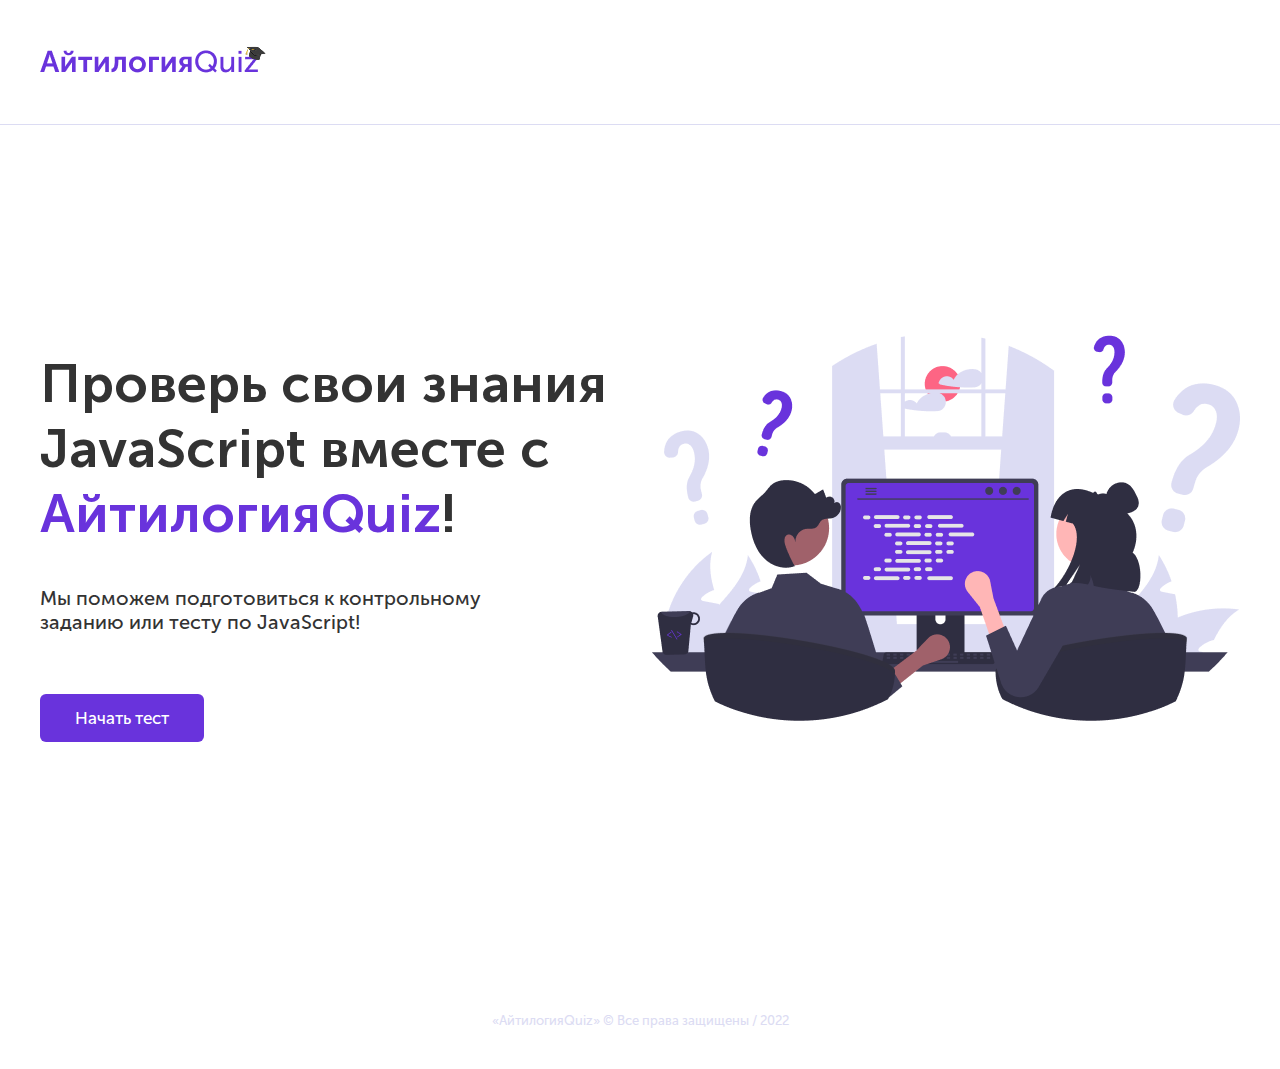
<file: index.html>
<!DOCTYPE html>
<html lang="en">

<head>
    <meta charset="UTF-8">
    <meta name="viewport" content="width=device-width, initial-scale=1.0">
    <title>Айтилогия Quiz</title>
    <link rel="stylesheet" href="styles/common.css">
    <link rel="stylesheet" href="styles/index.css">
</head>

<body>

    <header class="header">
        <div class="container">
            <div class="logo">
                <img src="images/Logo.png" alt="Логотип">
            </div>
        </div>
    </header>

    <section class="main">
        <div class="container">
            <div class="main-content">
                <h1 class="big-title">Проверь свои знания JavaScript вместе с <span>АйтилогияQuiz</span>!</h1>
                <div class="main-description">Мы поможем подготовиться к контрольному заданию или тесту по JavaScript!
                    <div class="main-button">
                        <a href="form.html" class="button">Начать тест</a>
                    </div>
                </div>
            </div>
            <div class="main-image">
                <img src="images/Main_image.png" alt="Главная картинка">
            </div>
        </div>
    </section>

    <footer class="footer">
        «АйтилогияQuiz» © Все права защищены / 2022
    </footer>

</body>

</html>
</file>
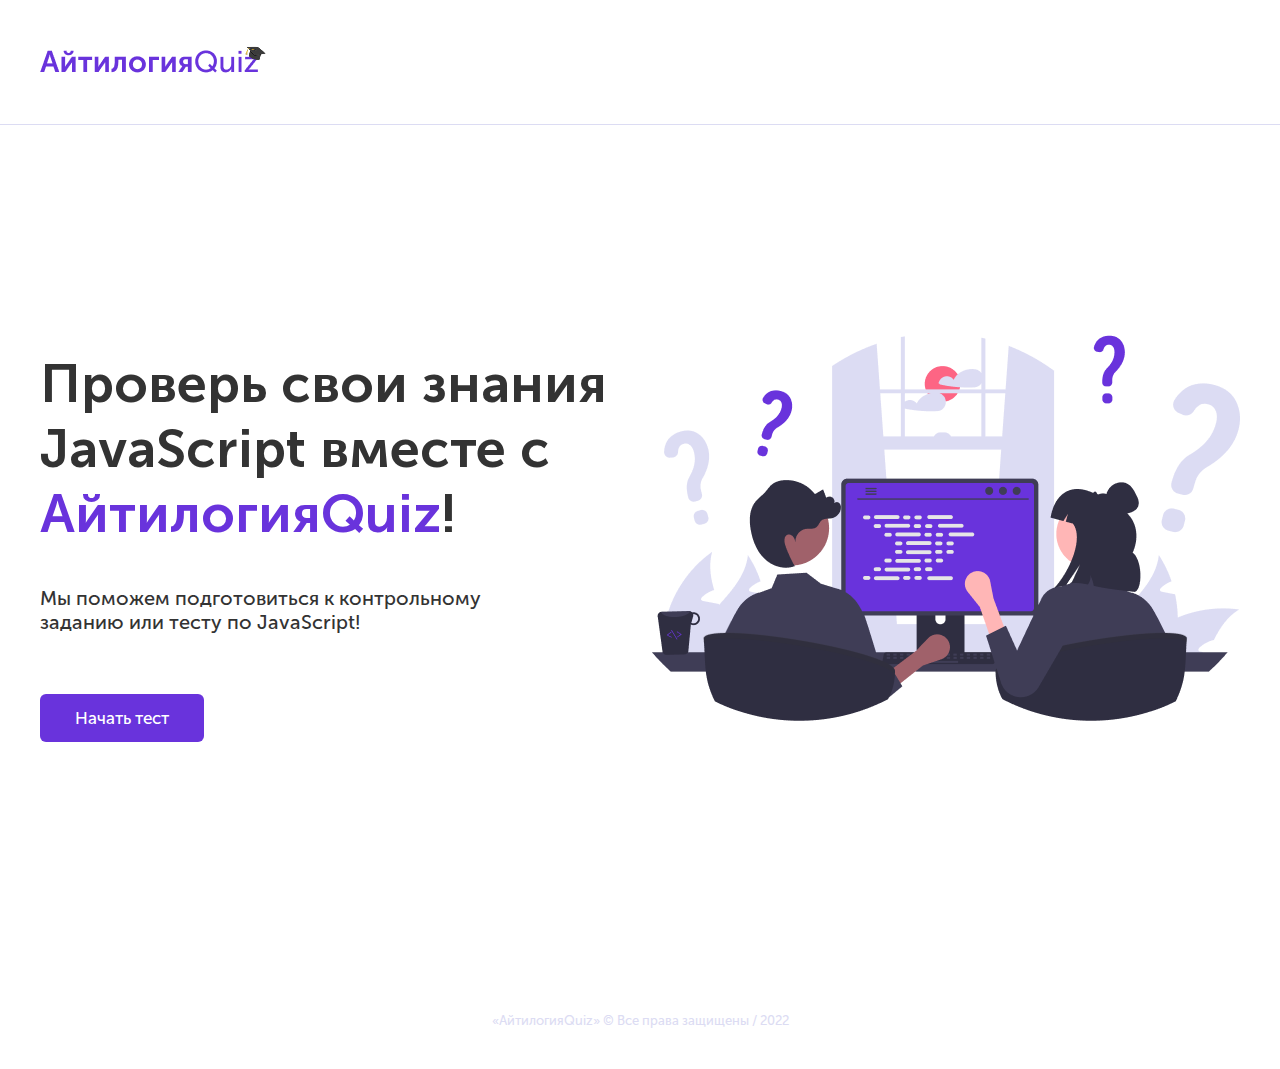
<file: choice.html>
<!DOCTYPE html>
<html lang="en">

<head>
    <meta charset="UTF-8">
    <meta name="viewport" content="width=device-width, initial-scale=1.0">
    <title>Регистрация</title>
    <link rel="stylesheet" href="styles/common.css">
    <link rel="stylesheet" href="styles/choice.css">
</head>

<body>

    <header class="header">
        <div class="container">
            <div class="logo">
                <img src="images/Logo.png" alt="Логотип">
            </div>
        </div>
    </header>

    <section class="choice">
        <div class="container">
            <div class="choice-content">
                <h1 class="choice-title common-title">Выберите <span>тему теста</span></h1>
                <div class="choice-description">Чтобы начать тест, выберите одну из предложенных ниже тем.</div>
                <div class="choice-options" id="choice-options">
                </div>
            </div>
            <div class="choice-image">
                <img src="images/Choice_image.png" alt="Персонажи">
            </div>
        </div>
    </section>

    <footer class="footer">
        «АйтилогияQuiz» © Все права защищены / 2022
    </footer>


    <script src="scripts/common.js"></script>
    <script src="scripts/choice.js"></script>
</body>

</html>
</file>
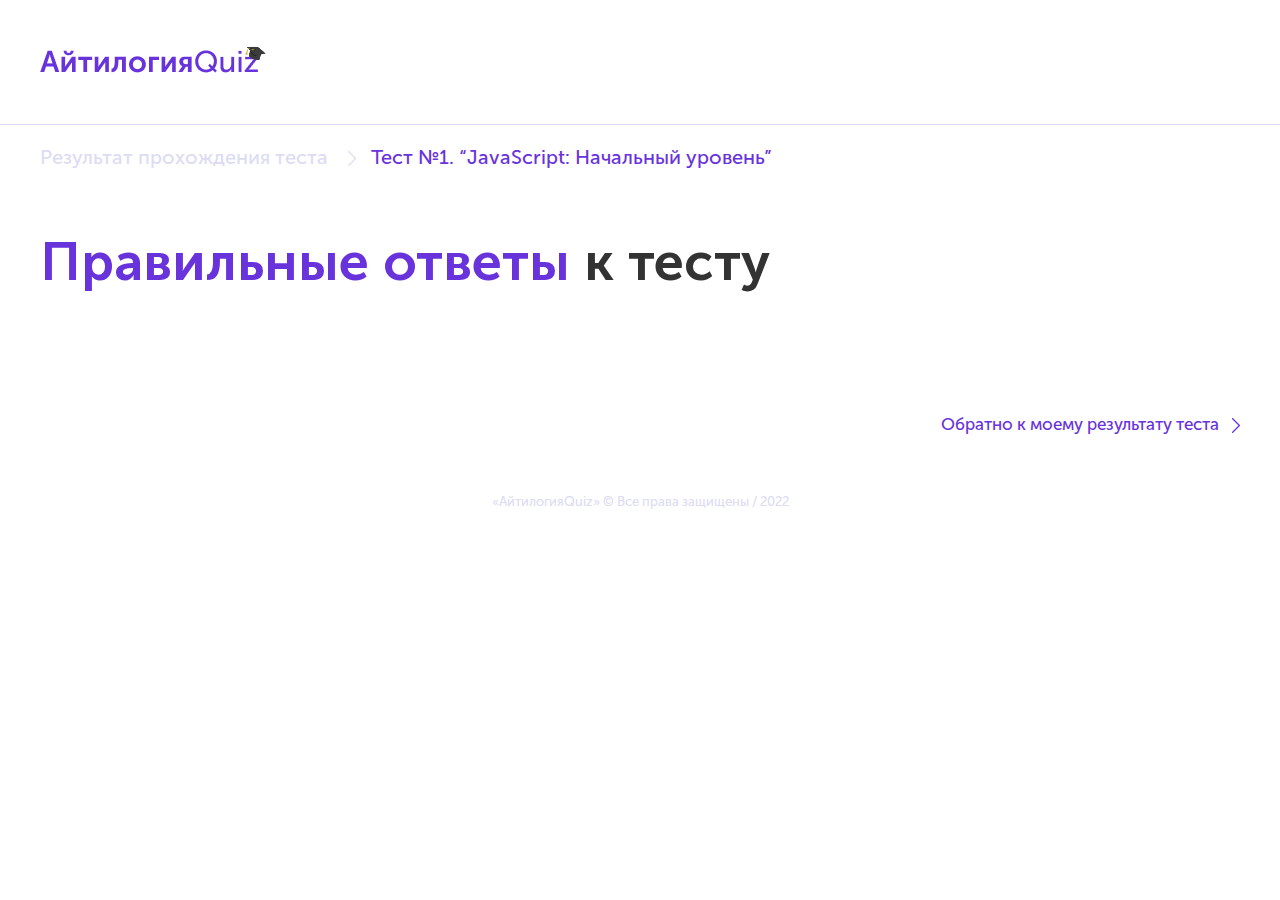
<file: correct_answers.html>
<!DOCTYPE html>
<html lang="en">

<head>
    <meta charset="UTF-8">
    <meta name="viewport" content="width=device-width, initial-scale=1.0">
    <title>Правильные ответы</title>
    <link rel="stylesheet" href="styles/common.css">
    <link rel="stylesheet" href="styles/correct_answers.css">
</head>

<body>
    <header class="header">
        <div class="container">
            <div class="logo">
                <img src="images/Logo.png" alt="Логотип">
            </div>
        </div>
    </header>

    <section class="answers">
        <div class="container">
            <div class="breadcrumbs">
                <div class="breadcrumbs-one">
                    <a href="#" id="result-link">Результат прохождения теста <img
                            src="images/small_arrow_transparent.png" alt="Стрелка"></a>
                </div>
                <div class="breadcrumbs-two">
                    <a href="#">Тест №1. “JavaScript: Начальный уровень”</a>
                </div>
            </div>
            <div class="answers-title big-title"><span>Правильные ответы</span> к тесту</div>
            <div class="test-answers" id="questions-container">
                <!-- <div class="test-answer" id="test-answer">
                    <div class="test-answer-title test-title" id="title">
                        <span>Вопрос 1:</span> Тут должен быть текст вопроса?
                    </div>
                    <div class="test-answer-options" id="options">
                        <div class="test-answer-option">
                            <input type="radio" id="answer-one" name="answer" disabled>
                            <label for="answer-one">Вариант ответа 1</label>
                        </div>
                        <div class="test-answer-option correct">
                            <input type="radio" id="answer-two" name="answer" disabled>
                            <label for="answer-two">Вариант ответа 2</label>
                        </div>
                        <div class="test-answer-option">
                            <input type="radio" id="answer-three" name="answer" disabled>
                            <label for="answer-three">Вариант ответа 3</label>
                        </div>
                        <div class="test-answer-option">
                            <input type="radio" id="answer-four" name="answer" disabled>
                            <label for="answer-four">Вариант ответа 4</label>
                        </div>
                    </div>
                </div>
                <div class="test-answer">
                    <div class="test-answer-title test-title" id="title">
                        <span>Вопрос 2:</span> Тут должен быть текст вопроса?
                    </div>
                    <div class="test-answer-options" id="options">
                        <div class="test-answer-option">
                            <input type="radio" id="answer-one" name="answer" disabled>
                            <label for="answer-one">Вариант ответа 1</label>
                        </div>
                        <div class="test-answer-option incorrect">
                            <input type="radio" id="answer-two" name="answer" disabled>
                            <label for="answer-two">Вариант ответа 2</label>
                        </div>
                        <div class="test-answer-option">
                            <input type="radio" id="answer-three" name="answer" disabled>
                            <label for="answer-three">Вариант ответа 3</label>
                        </div>
                        <div class="test-answer-option">
                            <input type="radio" id="answer-four" name="answer" disabled>
                            <label for="answer-four">Вариант ответа 4</label>
                        </div>
                    </div>
                </div> -->
            </div>
            <div class="see-correct-answers common-link-class">
                <a href="#" id="pass">Обратно к моему результату теста<img src="images/small_arrow.png"
                        alt="Стрелка"></a>
            </div>
        </div>
    </section>

    <footer class="footer">
        «АйтилогияQuiz» © Все права защищены / 2022
    </footer>

    <script src="scripts/common.js"></script>
    <script src="scripts/correct_answers.js"></script>
</body>

</html>
</file>
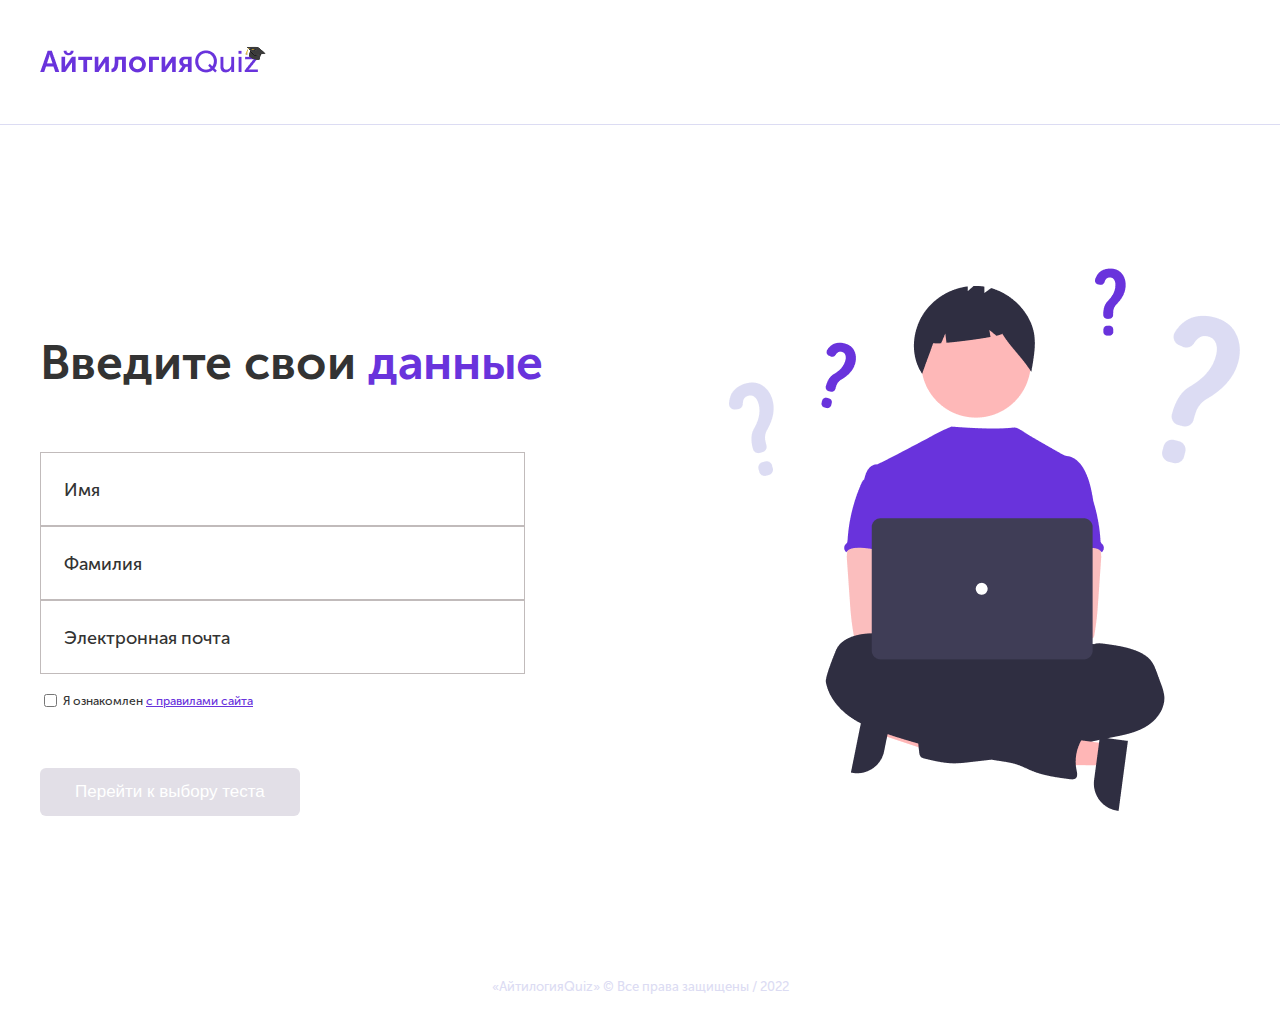
<file: form.html>
<!DOCTYPE html>
<html lang="en">

<head>
    <meta charset="UTF-8">
    <meta name="viewport" content="width=device-width, initial-scale=1.0">
    <title>Регистрация</title>
    <link rel="stylesheet" href="styles/common.css">
    <link rel="stylesheet" href="styles/form.css">
</head>

<body>

    <header class="header">
        <div class="container">
            <div class="logo">
                <img src="images/Logo.png" alt="Логотип">
            </div>
        </div>
    </header>

    <section class="form">
        <div class="container">
            <div class="form-content">
                <h1 class="form-title common-title">Введите свои <span>данные</span></h1>
                <div class="form-details">
                    <div class="form-group">
                        <input type="text" class="form-input" id="name" required>
                        <label for="name" class="form-label">Имя</label>
                    </div>
                    <div class="form-group">
                        <input type="text" class="form-input" id="last-name" required>
                        <label for="last-name" class="form-label">Фамилия</label>
                    </div>
                    <div class="form-group">
                        <input type="text" class="form-input" id="email" required>
                        <label for="email" class="form-label">Электронная почта</label>
                    </div>
                    <div class="form-agree">
                        <input type="checkbox" id="agree" required>
                        <label for="agree">Я ознакомлен <a href="#">с правилами сайта</a></label>
                    </div>
                </div>
                <div class="form-button">
                    <button class="button" id="process" disabled>Перейти к выбору теста</button>
                </div>
            </div>
            <div class="form-image">
                <img src="images/Info_image.png" alt="Персонаж">
            </div>
        </div>
    </section>

    <footer class="footer">
        «АйтилогияQuiz» © Все права защищены / 2022
    </footer>


    <script src="scripts/form.js"></script>
</body>

</html>
</file>
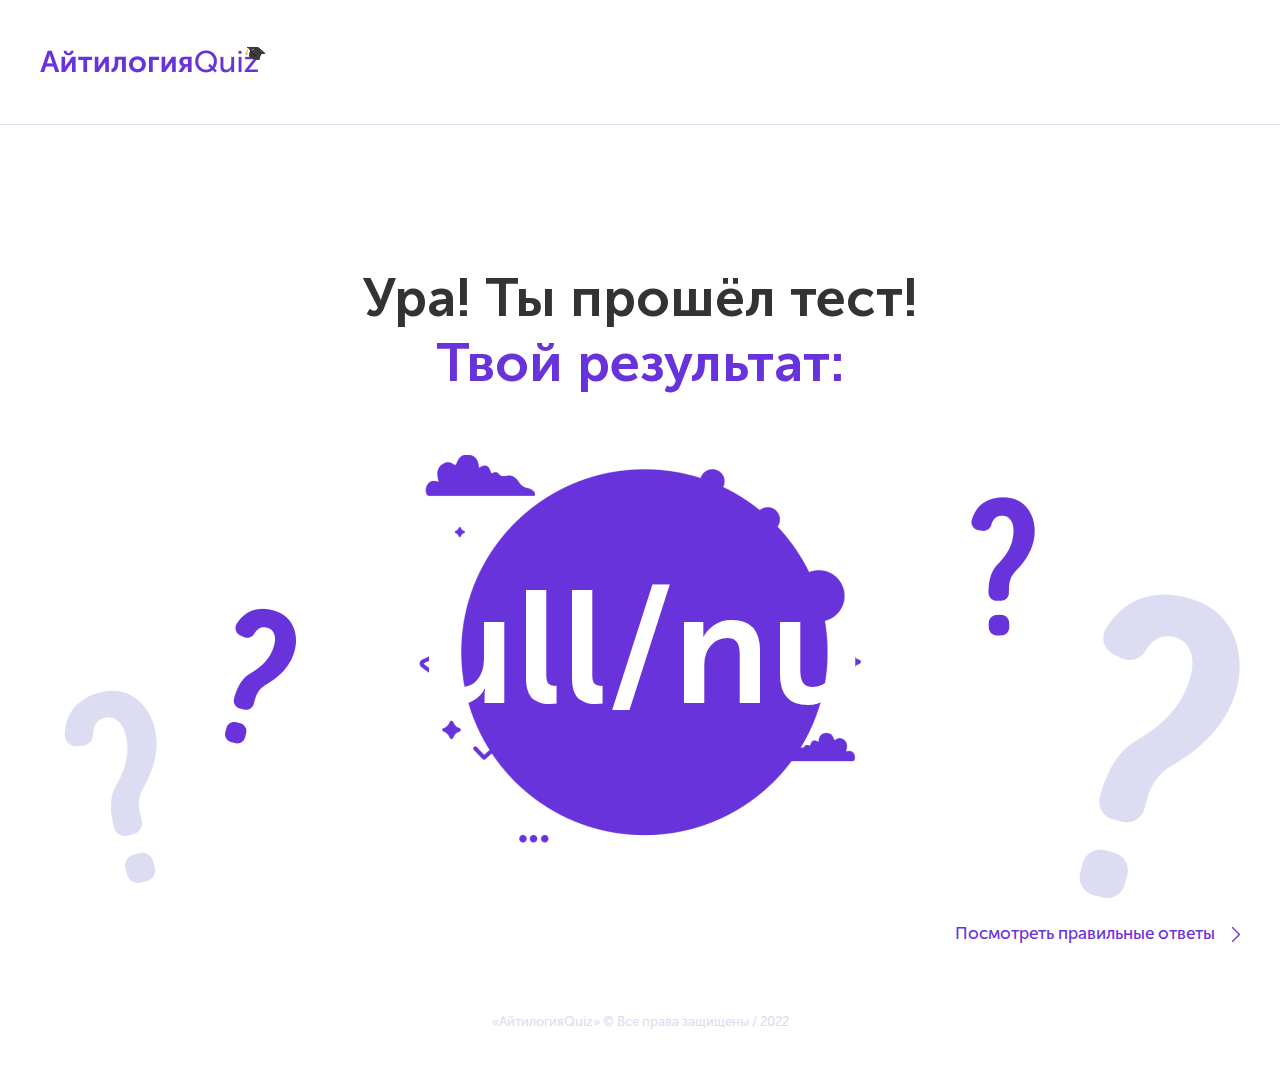
<file: result.html>
<!DOCTYPE html>
<html lang="en">

<head>
    <meta charset="UTF-8">
    <meta name="viewport" content="width=device-width, initial-scale=1.0">
    <title>Результат</title>
    <link rel="stylesheet" href="styles/common.css">
    <link rel="stylesheet" href="styles/result.css">
</head>

<body>

    <header class="header">
        <div class="container">
            <div class="logo">
                <img src="images/Logo.png" alt="Логотип">
            </div>
        </div>
    </header>

    <section class="result">
        <div class="container">
            <div class="result-image">
                <img src="images/question_marks.png" alt="Знаки вопросов">
            </div>
            <div class="result-title big-title">
                Ура! Ты прошёл тест! <span>Твой результат:</span>
            </div>
            <div class="result-score" id="result-score">
                4/5
            </div>
            <div class="correct-answers common-link-class">
                <a href="#" id="pass">Посмотреть правильные ответы <img src="images/small_arrow.png" alt="Стрелка"></a>
            </div>
        </div>
    </section>

    <footer class="footer">
        «АйтилогияQuiz» © Все права защищены / 2022
    </footer>


    <script src="scripts/result.js"></script>
</body>

</html>
</file>
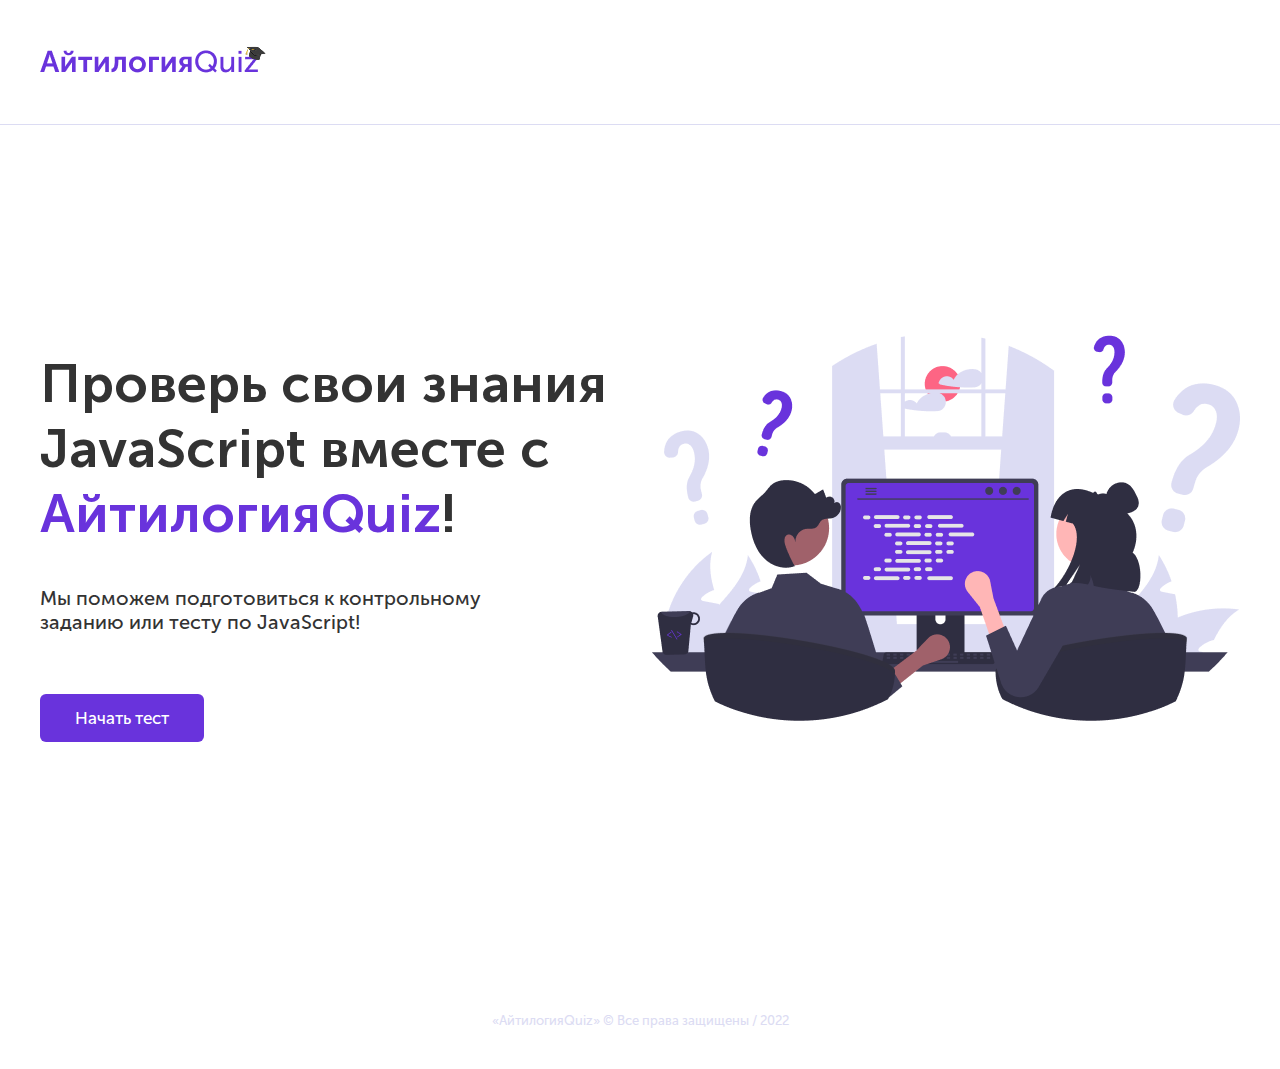
<file: test.html>
<!DOCTYPE html>
<html lang="en">

<head>
    <meta charset="UTF-8">
    <meta name="viewport" content="width=device-width, initial-scale=1.0">
    <title>Решение теста</title>
    <link rel="stylesheet" href="styles/common.css">
    <link rel="stylesheet" href="styles/test.css">
</head>

<body>

    <header class="header">
        <div class="container">
            <div class="logo">
                <img src="images/Logo.png" alt="Логотип">
            </div>
        </div>
    </header>

    <section class="test">
        <div class="container">
            <div class="test-pre-title" id="pre-title">
                Тест №1. “JavaScript: Начальный уровень”
            </div>
            <div class="test-progress-bar" id="progress-bar">
                <!-- <div class="test-progress-bar-item complete">
                    <div class="test-progress-bar-item-circle"></div>
                    <div class="test-progress-bar-item-text">Вопрос 1</div>
                </div>
                <div class="test-progress-bar-item active">
                    <div class="test-progress-bar-item-circle"></div>
                    <div class="test-progress-bar-item-text">Вопрос 2</div>
                </div>
                <div class="test-progress-bar-item">
                    <div class="test-progress-bar-item-circle"></div>
                    <div class="test-progress-bar-item-text">Вопрос 3</div>
                </div>
                <div class="test-progress-bar-item">
                    <div class="test-progress-bar-item-circle"></div>
                    <div class="test-progress-bar-item-text">Вопрос 4</div>
                </div>
                <div class="test-progress-bar-item">
                    <div class="test-progress-bar-item-circle"></div>
                    <div class="test-progress-bar-item-text">Вопрос 5</div>
                </div> -->
            </div>
            <div class="test-question">
                <div class="test-question-title test-title" id="title">
                    <span>Вопрос 2:</span> Тут должен быть текст вопроса?
                </div>
                <div class="test-question-options" id="options">
                    <!-- <div class="test-question-option">
                        <input type="radio" id="answer-one" name="answer">
                        <label for="answer-one">Вариант ответа 1</label>
                    </div>
                    <div class="test-question-option">
                        <input type="radio" id="answer-two" name="answer">
                        <label for="answer-two">Вариант ответа 2</label>
                    </div>
                    <div class="test-question-option">
                        <input type="radio" id="answer-three" name="answer">
                        <label for="answer-three">Вариант ответа 3</label>
                    </div>
                    <div class="test-question-option">
                        <input type="radio" id="answer-four" name="answer">
                        <label for="answer-four">Вариант ответа 4</label>
                    </div> -->
                </div>
            </div>
            <div class="test-actions">
                <div class="test-previous-action">
                    <button class="button button-transparent" id="prev" disabled>Назад</button>
                </div>
                <div class="test-time">
                    <div class="test-time-text">Осталось времени:</div>
                    <div class="test-time-clock" id="timer">59</div>
                </div>
                <div class="test-next-action">
                    <button class="button button-transparent" id="next" disabled>Дальше</button>
                </div>
            </div>
            <div class="pass-question">
                <a href="javascript:void(0)" id="pass">Пропустить вопрос <img src="images/small_arrow.png"
                        alt="Стрелка"></a>
            </div>
        </div>
    </section>

    <footer class="footer">
        «АйтилогияQuiz» © Все права защищены / 2022
    </footer>


    <script src="scripts/common.js"></script>
    <script src="scripts/test.js"></script>
</body>

</html>
</file>
<file: styles/common.css>
body {
    margin: 0;
    font-family: "Museo Sans Cyrl", sans-serif;
    color: #333333;
}

a {
    color: #6933DC;
}

@font-face {
    font-family: "Museo Sans Cyrl";
    src: url(../fonts/Museo_Sans_Cyrl_500.otf);
}

@font-face {
    font-family: "Museo Sans Cyrl bold";
    src: url(../fonts/Museo_Sans_Cyrl_700.ttf);
}

.header {
    padding: 42px 0 40px;
    border-bottom: 1px solid #DCDCF3;
}

.container {
    max-width: 1200px;
    margin: 0 auto;
}

.button {
    padding: 14px 35px;
    background: #6933DC;
    border-radius: 6px;
    font-size: 17px;
    line-height: 20px;
    color: #FFFFFF;
    border: 0;
    box-sizing: border-box;
    cursor: pointer;
    text-decoration: none;
    transition: .4s;
}

a.button {
    display: inline-block;
}

.button:hover {
    background: #472296;
}

.button:disabled {
    background-color: #e2dfe7;
    cursor: not-allowed;
}

.button-transparent {
    background: transparent;
    color: #6933DC;
    border: 1px solid #6933DC;
}

.button-transparent:hover {
    background: #6933DC;
    color: #FFFFFF;
}

.button-transparent:disabled {
    background: transparent;
    color: #e2dfe7;
    border: 1px solid #e2dfe7;
}

.footer {
    text-align: center;
    padding: 40px 0;
    font-size: 13px;
    line-height: 16px;
    color: #DCDCF3;
}

.common-title {
    font-family: "Museo Sans Cyrl bold", sans-serif;
    font-size: 48px;
    line-height: 58px;
    color: #333333;
}

.common-title span {
    color: #6933DC;
}

input[type="radio"] {
    appearance: none;
    -webkit-appearance: none;
    width: 20px;
    height: 20px;
    border: 3px solid #6933DC;
    border-radius: 50%;
    margin: 0 13px 0 0;
    transform: translateY(2px);
    display: grid;
    place-content: center;
}

input[type="radio"]::before {
    content: "";
    width: 10px;
    height: 10px;
    border-radius: 50%;
    box-shadow: inset 10px 10px #6933DC;
    transition: .2s ease transform;
    transform: scale(0);
}

input[type="radio"]:checked::before {
    transform: scale(1);
}

.big-title {
    font-family: "Museo Sans Cyrl bold", sans-serif;
    font-size: 54px;
    line-height: 65px;
}

.big-title span {
    color: #6933DC;
}

.test-title {
    font-size: 36px;
    line-height: 43px;
    font-family: "Museo Sans Cyrl bold", sans-serif;
}

.test-title span {
    color: #6933DC;
}

.common-link-class {
    font-size: 17px;
    color: #6933DC;
    display: flex;
}

.common-link-class a {
    text-decoration: none;
}

.common-link-class a:hover {
    text-decoration: underline;
}

.common-link-class img {
    margin-left: 13px;
    position: relative;
    top: 3px;
}
</file>
<file: styles/index.css>
.main {
    padding-top: 190px;
    padding-bottom: 231px;
}

.main .container {
    display: flex;
    align-items: center;
    justify-content: space-between;
}

.main-content {
    max-width: 588px;
}

.main-description {
    margin-top: 40px;
    font-size: 20px;
    line-height: 24px;
    max-width: 486px;
}

.main-button {
    margin-top: 60px;
}
</file>
<file: styles/choice.css>
.choice {
    padding-top: 180px;
    padding-bottom: 227px;
}

.choice .container {
    display: flex;
    align-items: center;
    justify-content: space-between;
}

.choice-content {
    max-width: 583px;
}

.choice-description {
    margin-top: 40px;
    font-size: 18px;
    line-height: 22px;
}

.choice-options {
    margin-top: 60px;
    width: 588px;
}

.choice-option {
    background: #FFFFFF;
    border: 1px solid #C1BBBB;
    font-size: 18px;
    line-height: 22px;
    padding: 26px 70px 26px 40px;
    position: relative;
    transition: .2s ease all;
}

.choice-option:hover {
    border-left: 5px solid #6933DC;
    cursor: pointer;
    color: #6933DC;
    font-family: "Museo Sans Cyrl bold", sans-serif;
}

.choice-option-arrow {
    position: absolute;
    right: 40px;
    top: 27px;
    display: none;
}

.choice-option:hover .choice-option-arrow {
    display: block;
}
</file>
<file: styles/correct_answers.css>
.answers {
    padding-top: 20px;
    padding-bottom: 20px;
}

.answers .container {
    max-width: 1200px;
}

.breadcrumbs {
    display: flex;
    gap: 15px;
    font-size: 20px;
}

.breadcrumbs-one a {
    color: #DCDCF3;
}

.breadcrumbs-two a {
    color: #6933DC;
}

.breadcrumbs a {
    text-decoration: none;
}

.breadcrumbs-one img {
    margin-left: 15px;
    position: relative;
    top: 2px;
}

.answers-title {
    margin-top: 60px;
    margin-bottom: 60px;
}

.test-answer-title {
    margin-bottom: 40px;
}

/* .test-answer-options {
    min-height: 156px;
} */

.test-answer-option {
    font-size: 20px;
    line-height: 24px;
    margin-bottom: 20px;
    display: flex;
}

/* .test-answer-option label {
    cursor: pointer;
} */

.correct label {
    color: #5FDC33;
}

.correct input[type="radio"] {
    border-width: 6px;
    border-color: #5FDC33;
}

.correct input[type="radio"]::before {
    box-shadow: inset 10px 10px #FFFFFF;
}

.incorrect input[type="radio"]::before {
    box-shadow: inset 10px 10px #FFFFFF;
}

.incorrect label {
    color: #DC3333;
}

.incorrect input[type="radio"] {
    border-width: 6px;
    border-color: #DC3333;
}

.incorrect input[type="radio"]::before {
    box-shadow: inset 10px 10px #FFFFFF;
}

.test-answers {
    display: flex;
    flex-direction: column;
    gap: 60px;
}

.see-correct-answers {
    margin-top: 60px;
    justify-content: flex-end;
}
</file>
<file: styles/form.css>
.form {
    padding-top: 140px;
    padding-bottom: 123px;
}

.form .container {
    display: flex;
    align-items: flex-end;
    justify-content: space-between;
}

.form-content {
    max-width: 504px;
}

.form-details {
    margin-top: 60px;
    max-width: 485px;
}

.form-agree {
    margin-top: 15px;
    font-size: 12px;
    line-height: 14px;
    color: #333333;
}

.form-agree input {
    top: 2px;
    position: relative;
}

.form-agree input,
.form-agree label {
    cursor: pointer;
}

.form-button {
    margin-top: 60px;
}

.form-group {
    background: #FFFFFF;
    border: 1px solid #C1BBBB;
    padding: 12px 23px 13px 23px;
    width: 485px;
    height: 74px;
    box-sizing: border-box;
    position: relative;
    transition: .2s ease all;
}

.form-input {
    border: 0;
    outline: 0;
    width: 100%;
    height: 100%;
    padding: 0;
    font-size: 18px;
    line-height: 22px;
    color: #6933DC;
    font-family: "Museo Sans Cyrl bold", sans-serif;
}

.form-label {
    font-size: 18px;
    line-height: 22px;
    color: #333333;
    position: absolute;
    left: 23px;
    top: 26px;
    transition: .2s ease all;
}

.form-input:focus~.form-label,
.form-input:not(:focus):valid~.form-label {
    top: 12px;
}

.form-input:valid,
.form-input:focus {
    margin-top: 27px;
    height: auto;
}

.form-group:focus-within {
    border-left: 5px solid #6933DC;
}
</file>
<file: styles/result.css>
.result {
    padding-top: 140px;
    padding-bottom: 31px;
    text-align: center;
}

.result .container {
    display: flex;
    align-items: center;
    flex-direction: column;
    position: relative;
}

.result-image {
    position: absolute;
    top: 225px;
    z-index: -1;
}

.result-title {
    max-width: 588px;
    margin-bottom: 60px;
}

.result-score {
    background-image: url("../images/result_image.png");
    background-size: cover;
    background-position: center;
    width: 480px;
    height: 388px;
    display: flex;
    align-items: center;
    justify-content: center;
    font-size: 158px;
    line-height: 190px;
    font-family: "Museo Sans Cyrl bold", sans-serif;
    color: #FFFFFF;
}

.correct-answers {
    font-size: 17px;
    color: #6933DC;
    display: flex;
    align-self: flex-end;
    margin-top: 80px;
    position: relative;
    right: 0px;
}

.correct-answers a {
    text-decoration: none;
}

.correct-answers a:hover {
    text-decoration: underline;
}

.correct-answers img {
    margin-left: 13px;
    position: relative;
    top: 3px;
}
</file>
<file: styles/test.css>
.test {
    padding-top: 20px;
    padding-bottom: 50px;
}

.test-pre-title {
    font-size: 20px;
    line-height: 24px;
    color: #DCDCF3;
}

.test-progress-bar {
    margin-top: 60px;
    margin-bottom: 80px;
    display: flex;
}

.test-progress-bar-item {
    display: flex;
    flex-direction: column;
    align-items: center;
    position: relative;
}

.test-progress-bar-item:not(:first-child) {
    margin-left: 130px;
}

.test-progress-bar-item:not(:last-child)::before {
    content: "";
    z-index: -1;
    position: absolute;
    width: 184px;
    background: #DCDCF3;
    height: 6px;
    left: 28px;
    top: 10px;
}

.test-progress-bar-item.complete:not(:last-child)::before {
    background: #6933DC;
}

.test-progress-bar-item-circle {
    width: 26px;
    height: 26px;
    background: #DCDCF3;
    border-radius: 50%;
}

.test-progress-bar-item-text {
    font-size: 13px;
    line-height: 16px;
    margin-top: 10px;
}

.test-progress-bar-item.complete .test-progress-bar-item-circle,
.test-progress-bar-item.active .test-progress-bar-item-circle {
    background: #6933DC;
}

.test-progress-bar-item.active::after {
    content: "";
    border-radius: 50%;
    position: absolute;
    z-index: 1;
    width: 14px;
    height: 14px;
    background: #DCDCF3;
    top: 6px;
}

.test-question-options {
    margin-top: 58px;
    min-height: 344px;
}

.test-question-option {
    font-size: 20px;
    line-height: 24px;
    margin-bottom: 20px;
    display: flex;
}

.test-question-option label {
    cursor: pointer;
}

.test-actions {
    display: flex;
    align-items: center;
    justify-content: space-between;
}

.test-time {
    display: flex;
    align-items: center;
}

.test-time-text {
    font-size: 17px;
    line-height: 20px;
    color: #6933DC;
    margin-right: 15px;
}

.test-time-clock {
    background-image: url("../images/time.png");
    background-size: cover;
    background-position: center;
    width: 27px;
    height: 29px;
    font-size: 10px;
    text-align: center;
    line-height: 28px;
}

.pass-question {
    display: flex;
    justify-content: flex-end;
    margin-top: 10px;
}

.pass-question a {
    font-size: 17px;
    line-height: 20px;
    color: #6933DC;
    text-decoration: none;
    display: flex;
    align-items: center;
}

.pass-question a:hover {
    text-decoration: underline;
}

.pass-question a img {
    margin-left: 13px;
}
</file>
